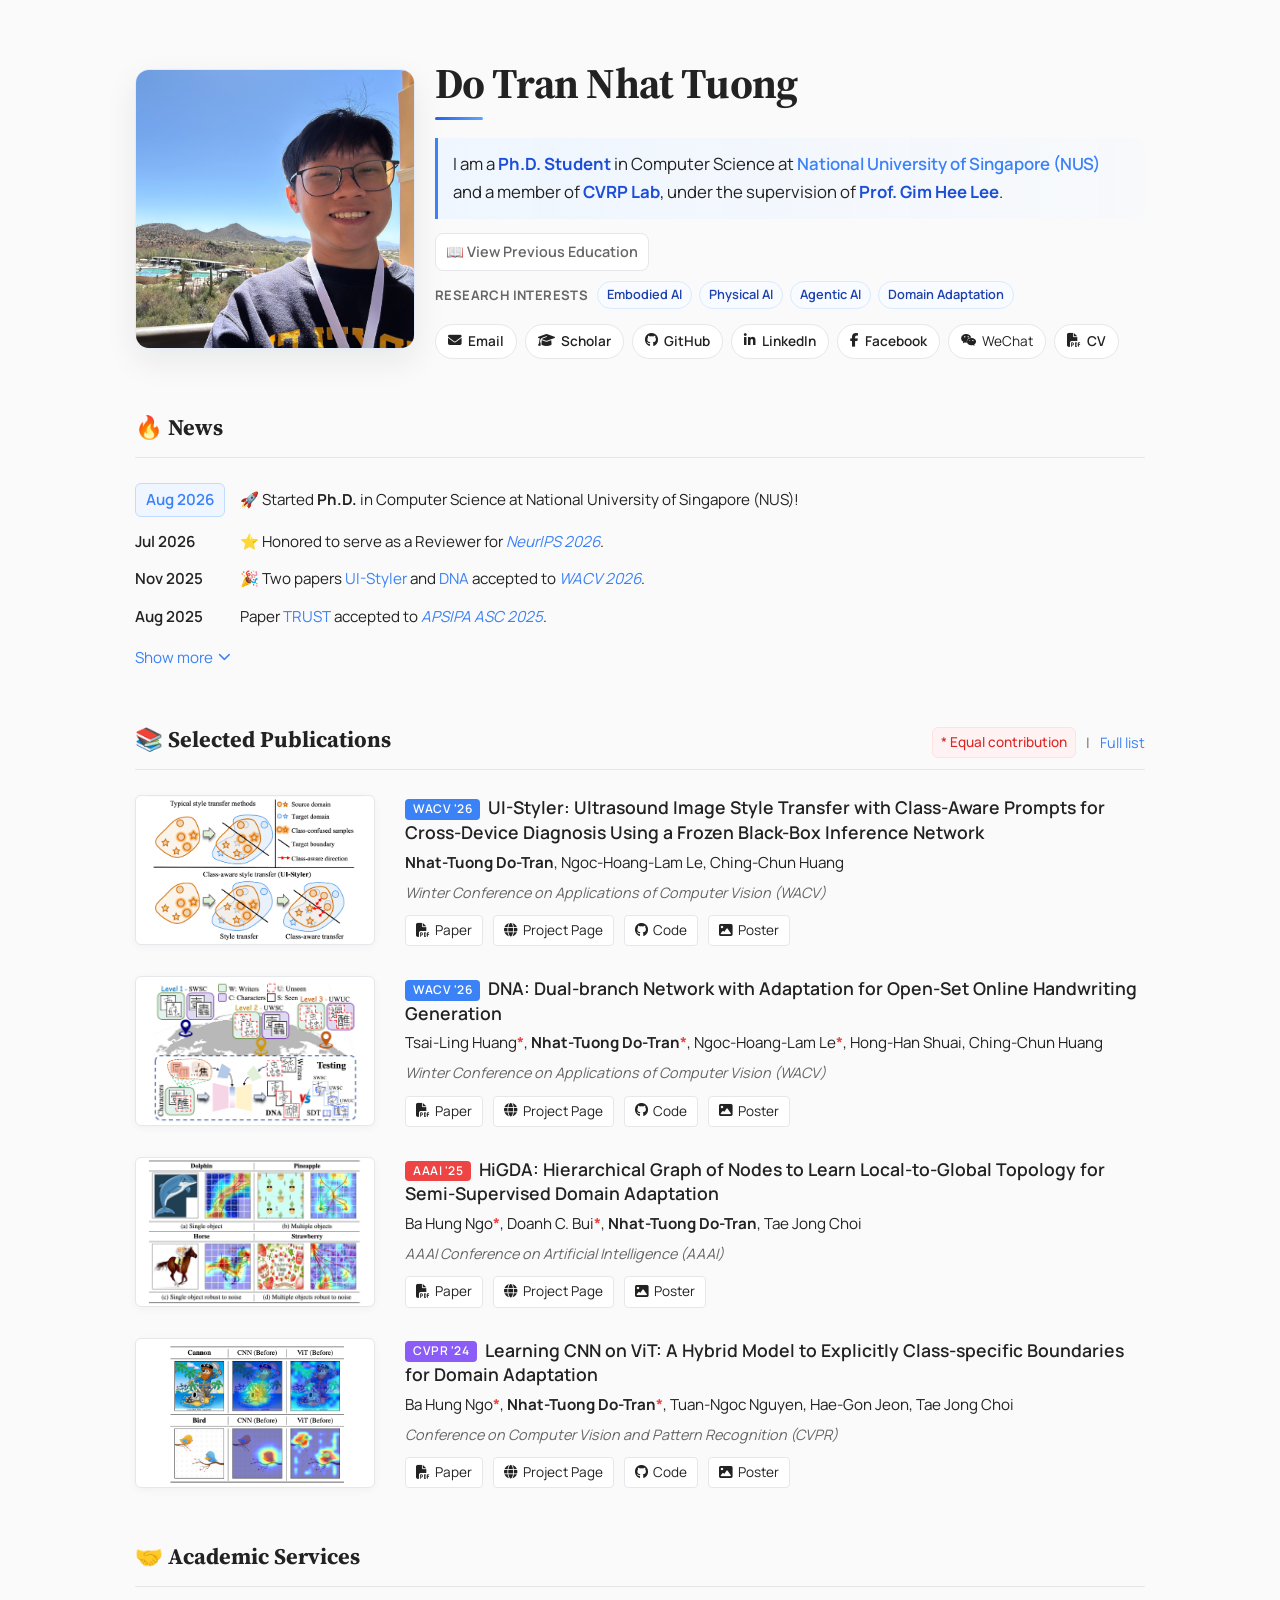
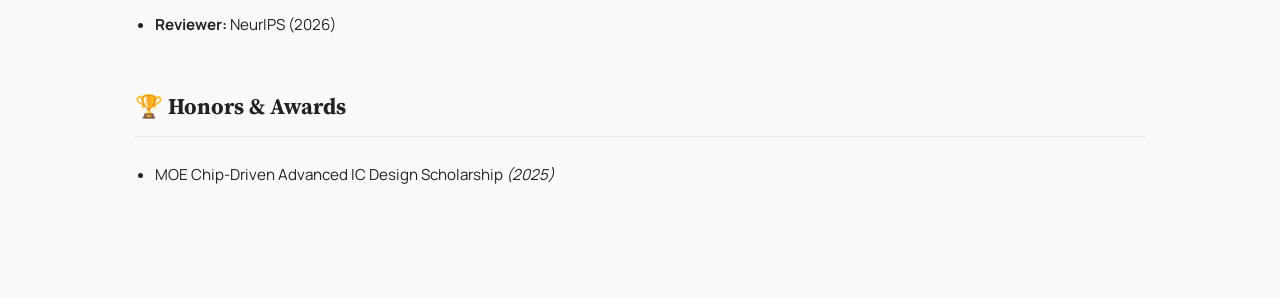
<file: index.html>
<!DOCTYPE html>
<html lang="en">
<head>
    <meta charset="UTF-8">
    <meta name="viewport" content="width=device-width, initial-scale=1.0">
    <title>Tuong | Personal Page</title>
    <!-- Google Fonts: Manrope + Source Serif 4 -->
    <link href="https://fonts.googleapis.com/css2?family=Manrope:wght@400;500;600;700&family=Source+Serif+4:opsz,wght@8..60,600;8..60,700&display=swap" rel="stylesheet">
    <!-- FontAwesome icons -->
    <link rel="stylesheet" href="https://cdnjs.cloudflare.com/ajax/libs/font-awesome/6.4.0/css/all.min.css">
    <style>
        :root {
            --bg-color: #fafafa;
            --text-main: #222222;
            --text-muted: #666666;
            --link-color: #3b82f6; 
            --card-bg: #ffffff;
            --border-color: #e5e7eb;
            --equal-contrib-color: #ef4444; /* Màu đỏ cho dấu sao */
        }

        * {
            box-sizing: border-box;
            margin: 0;
            padding: 0;
        }

        body {
            font-family: 'Manrope', sans-serif;
            background-color: var(--bg-color);
            color: var(--text-main);
            line-height: 1.7;
            -webkit-font-smoothing: antialiased;
        }

        .container {
            max-width: 1050px;
            margin: 0 auto;
            padding: 60px 20px;
        }

        a {
            color: var(--link-color);
            text-decoration: none;
            font-weight: 400;
            transition: color 0.2s ease, text-decoration 0.2s ease;
        }

        a:hover {
            text-decoration: underline;
        }

        /* Profile Section Styles */
        .profile-section {
            display: flex;
            align-items: center;
            gap: 20px;
            margin-bottom: 50px;
        }

        .profile-img {
            width: 280px; 
            height: 280px; 
            object-fit: cover;
            border: 1px solid rgba(59, 130, 246, 0.12);
            border-radius: 14px;
            box-shadow: 0 12px 32px rgba(15, 23, 42, 0.08);
            flex-shrink: 0;
        }

        .profile-info h1 {
            font-family: 'Source Serif 4', serif;
            font-size: 2.65rem;
            font-weight: 700;
            line-height: 1.1;
            margin-bottom: 18px;
            letter-spacing: -0.7px;
        }

        .profile-info h1::after {
            content: '';
            display: block;
            width: 48px;
            height: 3px;
            margin-top: 10px;
            border-radius: 999px;
            background: linear-gradient(90deg, #2563eb, #60a5fa);
        }

        .profile-info p {
            font-size: 1.05rem;
            color: var(--text-main);
            margin-bottom: 8px;
        }

        .profile-intro {
            padding: 12px 15px;
            margin-bottom: 14px !important;
            border-left: 3px solid #3b82f6;
            border-radius: 0 10px 10px 0;
            background: linear-gradient(90deg, #eff6ff 0%, rgba(239, 246, 255, 0.25) 100%);
        }

        .profile-intro strong {
            color: #1d4ed8;
            font-weight: 700;
        }

        .academic-title {
            color: #000;
            font-weight: 700;
        }

        .profile-info a {
            font-weight: 600;
        }
        
        /* Education Dropdown Styles */
        .edu-details {
            margin-bottom: 10px;
        }
        
        .edu-details summary {
            padding: 6px 10px;
            border: 1px solid var(--border-color);
            border-radius: 8px;
            background: var(--card-bg);
            font-size: 0.9rem;
            color: var(--text-muted);
            cursor: pointer;
            font-weight: 600;
            display: inline-flex;
            align-items: center;
            gap: 5px;
            user-select: none;
            transition: color 0.2s ease, border-color 0.2s ease, background 0.2s ease;
        }
        
        .edu-details summary:hover {
            color: var(--link-color);
            border-color: #bfdbfe;
            background: #f8fbff;
        }

        .edu-details[open] summary {
            color: #1d4ed8;
            border-color: #bfdbfe;
            background: #eff6ff;
        }

        .edu-details-content {
            padding-left: 15px;
            border-left: 2px solid var(--border-color);
            margin-top: 8px;
            margin-bottom: 15px;
            animation: fadeIn 0.3s ease;
        }
        
        .edu-details-content p {
            font-size: 0.95rem;
            margin-bottom: 5px;
        }
        
        .edu-details-content p:last-child {
            margin-bottom: 0;
        }

        @keyframes fadeIn {
            from { opacity: 0; transform: translateY(-5px); }
            to { opacity: 1; transform: translateY(0); }
        }

        .research-interests {
            display: flex;
            align-items: center;
            flex-wrap: wrap;
            gap: 7px;
            margin-top: 4px;
        }

        .research-label {
            color: var(--text-muted);
            font-size: 0.82rem;
            font-weight: 700;
            letter-spacing: 0.03em;
            margin-right: 2px;
            text-transform: uppercase;
        }

        .research-tag {
            padding: 5px 9px;
            border: 1px solid #dbeafe;
            border-radius: 999px;
            background: #f8fbff;
            color: #1e40af;
            font-size: 0.8rem;
            font-weight: 600;
            line-height: 1.2;
        }

        /* Social Links & CV Button Styles */
        .social-links {
            display: flex;
            gap: 8px; 
            margin-top: 15px;
            flex-wrap: wrap; 
        }

        .social-links a, .social-links button {
            display: inline-flex;
            align-items: center;
            justify-content: center;
            padding: 5px 12px; 
            border-radius: 20px;
            background-color: var(--card-bg);
            color: var(--text-main);
            border: 1px solid var(--border-color);
            font-size: 0.85rem; 
            font-family: inherit;
            cursor: pointer;
            transition: all 0.2s ease;
            gap: 6px; 
        }

        .social-links a:hover, .social-links button:hover {
            background-color: var(--text-main);
            color: white;
            text-decoration: none;
            border-color: var(--text-main);
            transform: translateY(-2px);
        }

        /* General Section Styles */
        section {
            margin-bottom: 50px;
        }

        .section-header-wrap {
            display: flex;
            justify-content: space-between;
            align-items: baseline;
            border-bottom: 1px solid var(--border-color);
            padding-bottom: 10px;
            margin-bottom: 25px;
        }

        .section-title {
            font-family: 'Source Serif 4', serif;
            font-size: 1.4rem;
            font-weight: 700;
            color: var(--text-main);
        }

        /* News Section Styles */
        .news-list {
            list-style: none;
        }

        .news-item {
            display: flex;
            gap: 15px;
            margin-bottom: 12px;
            font-size: 0.95rem;
            align-items: center;
        }

        .news-date {
            font-weight: 600;
            color: var(--text-main);
            min-width: 90px;
            flex-shrink: 0;
        }

        .edu-milestone-date {
            background-color: #eff6ff;
            color: var(--link-color) !important;
            padding: 3px 10px;
            border-radius: 6px;
            border: 1px solid #bfdbfe;
            text-align: center;
            font-weight: 600;
        }
        
        .hidden-news {
            display: none;
        }
        
        .toggle-news-btn {
            background: none;
            border: none;
            color: var(--link-color);
            cursor: pointer;
            font-size: 0.95rem;
            font-family: inherit;
            padding: 0;
            margin-top: 5px;
            display: inline-flex;
            align-items: center;
            gap: 5px;
        }
        
        .toggle-news-btn:hover {
            text-decoration: underline;
        }

        /* Publications Section Styles */
        .section-notes {
            font-size: 0.9rem;
            color: var(--text-muted);
            display: flex;
            align-items: center;
            gap: 10px;
        }
        
        .highlight-equal {
            background-color: #fef2f2;
            color: #dc2626;
            padding: 3px 8px;
            border-radius: 6px;
            font-weight: 500;
            font-size: 0.85rem;
            border: 1px solid #fee2e2;
        }

        .equal-star {
            color: var(--equal-contrib-color);
            font-weight: 700;
        }

        .paper-card {
            display: flex;
            gap: 30px;
            margin-bottom: 30px;
        }

        .paper-img-wrapper {
            position: relative;
            width: 240px;
            height: 150px;
            flex-shrink: 0;
        }

        .paper-img {
            width: 100%;
            height: 100%;
            object-fit: contain;
            background-color: #ffffff;
            border-radius: 6px;
            border: 1px solid var(--border-color);
            box-shadow: 0 2px 8px rgba(0,0,0,0.04);
        }

        /* Conference Badge Style */
        .conf-badge {
            display: inline-block;
            color: #ffffff;
            font-size: 0.75rem;
            font-weight: 600;
            padding: 2px 8px;
            border-radius: 4px;
            letter-spacing: 0.5px;
            margin-right: 8px;
            vertical-align: middle;
        }
        
        .badge-wacv { background-color: #3b82f6; } 
        .badge-aaai { background-color: #ef4444; } 
        .badge-cvpr { background-color: #8b5cf6; } 

        .paper-content {
            display: flex;
            flex-direction: column;
            justify-content: flex-start;
        }

        .paper-title {
            font-size: 1.1rem;
            font-weight: 600;
            color: var(--text-main);
            margin-bottom: 5px;
            line-height: 1.4;
        }

        .paper-authors {
            font-size: 0.95rem;
            color: var(--text-main);
            margin-bottom: 5px;
        }

        .paper-venue {
            font-size: 0.9rem;
            font-style: italic;
            color: var(--text-muted);
            margin-bottom: 10px;
        }

        .paper-links {
            display: flex;
            gap: 10px;
            flex-wrap: wrap;
        }

        .paper-links a {
            font-size: 0.85rem;
            color: var(--text-main);
            border: 1px solid var(--border-color);
            padding: 3px 10px;
            border-radius: 4px;
            background: var(--card-bg);
            text-decoration: none;
            transition: all 0.2s;
            display: inline-flex;
            align-items: center;
            gap: 5px;
        }

        .paper-links a:hover {
            background: var(--text-main);
            color: white;
            border-color: var(--text-main);
        }

        /* Bullet List Styles for Services & Awards */
        .bullet-list {
            list-style-type: disc;
            padding-left: 20px;
            color: var(--text-main);
        }
        
        .bullet-list li {
            margin-bottom: 8px;
            font-size: 0.95rem;
        }

        /* WeChat QR Modal Styles */
        .modal {
            display: none;
            position: fixed;
            top: 0; left: 0; width: 100%; height: 100%;
            background-color: rgba(0,0,0,0.5);
            z-index: 1000;
            justify-content: center;
            align-items: center;
            backdrop-filter: blur(4px);
        }

        .modal-content {
            background: white;
            padding: 20px;
            border-radius: 12px;
            text-align: center;
            position: relative;
            max-width: 300px;
        }

        .modal-content img {
            max-width: 100%;
            border-radius: 8px;
        }

        .close-modal {
            position: absolute;
            top: 10px;
            right: 15px;
            font-size: 24px;
            cursor: pointer;
            color: #888;
        }

        /* Responsive Design */
        @media (max-width: 768px) {
            .profile-section {
                flex-direction: column;
                text-align: center;
            }
            .profile-info h1::after {
                margin-left: auto;
                margin-right: auto;
            }
            .profile-intro {
                border-left: 0;
                border-top: 3px solid #3b82f6;
                border-radius: 10px;
                text-align: left;
            }
            .research-interests {
                justify-content: center;
            }
            .social-links {
                justify-content: center;
            }
            .section-header-wrap {
                flex-direction: column;
                align-items: flex-start;
                gap: 5px;
            }
            .paper-card {
                flex-direction: column;
                gap: 15px;
            }
            .paper-img-wrapper {
                width: 100%;
                height: auto;
                max-width: 300px;
                margin: 0 auto;
            }
            .paper-img {
                height: auto;
                aspect-ratio: 1.6;
            }
        }
    </style>
</head>
<body>

    <div class="container">
        <!-- Profile Section -->
        <section class="profile-section">
            <img src="images/profile.PNG" alt="Do Tran Nhat Tuong" class="profile-img">
            <div class="profile-info">
                <h1>Do Tran Nhat Tuong</h1>
                <p class="profile-intro">I am a <strong>Ph.D. Student</strong> in Computer Science at <a href="https://www.comp.nus.edu.sg/" target="_blank">National University of Singapore (NUS)</a> and a member of <a href="https://www.comp.nus.edu.sg/~leegh/#cvrp-lab" target="_blank"><strong>CVRP Lab</strong></a>, under the supervision of <strong class="academic-title">Prof. </strong><a href="https://www.comp.nus.edu.sg/~leegh/" target="_blank"><strong>Gim Hee Lee</strong></a>.</p>
                
                <!-- Collapsible Education Details -->
                <details class="edu-details">
                    <summary>📖 View Previous Education</summary>
                    <div class="edu-details-content">
                        <p>Previously, I received <strong>Master's</strong> degree in Computer Science at <a href="https://eecsigp.nycu.edu.tw/" target="_blank"><strong>National Yang Ming Chiao Tung University (NYCU)</strong></a> as part of the <a href="https://nycu-acm.github.io/ACM_NYCU_website/" target="_blank"><strong>Applied Computing and Multimedia (ACM) Lab</strong></a>, under the guidance of <strong class="academic-title">Prof. </strong><a href="https://nycu-acm.github.io/ACM_NYCU_website/" target="_blank"><strong>Ching-Chun Huang</strong></a>.</p>
                        <p>I have also been fortunate to build long-term collaborations with <strong class="academic-title">Prof. </strong><a href="https://sites.google.com/site/hgjeoncv/" target="_blank">Hae-Gon Jeon</a>, <strong class="academic-title">Prof. </strong><a href="https://dblp.org/pid/150/1657.html" target="_blank">Tae Jong Choi</a>, <strong class="academic-title">Dr. </strong><a href="https://sites.google.com/view/bahungngo1991" target="_blank">Ba Hung Ngo</a>, and <strong class="academic-title">Dr. </strong><a href="https://caodoanh2001.github.io/" target="_blank">Doanh C. Bui</a>.</p>
                        <p>Before that, I obtained <strong>Bachelor's</strong> degree at <a href="https://en.hcmute.edu.vn/" target="_blank">Ho Chi Minh City University of Technology and Education (HCMUTE)</a> while conducting research with <strong>UTE-AI Lab</strong>, led by <strong class="academic-title">Dr. </strong><a href="https://scholar.google.com/citations?user=qJ7mWjoAAAAJ" target="_blank"><strong>Vu-Hoang Tran</strong></a>, with guidance from <strong class="academic-title">M.Sc. </strong><a href="mailto:hieuntr@hcmute.edu.vn"><strong>Trung-Hieu Nguyen</strong></a>.</p>
                    </div>
                </details>
                
                <div class="research-interests" aria-label="Research interests">
                    <span class="research-label">Research interests</span>
                    <span class="research-tag">Embodied AI</span>
                    <span class="research-tag">Physical AI</span>
                    <span class="research-tag">Agentic AI</span>
                    <span class="research-tag">Domain Adaptation</span>
                </div>
                
                <!-- Social & Contact Links -->
                <div class="social-links">
                    <a href="mailto:tuongdotn@u.nus.edu"><i class="fas fa-envelope"></i> Email</a>
                    <a href="https://scholar.google.com/citations?user=UUT7AlUAAAAJ" target="_blank"><i class="fas fa-graduation-cap"></i> Scholar</a>
                    <a href="https://github.com/dotrannhattuong" target="_blank"><i class="fab fa-github"></i> GitHub</a>
                    <a href="https://www.linkedin.com/in/nhat-tuong-do-tran-631215251/" target="_blank"><i class="fab fa-linkedin-in"></i> LinkedIn</a>
                    <a href="https://www.facebook.com/tuong.do.735" target="_blank"><i class="fab fa-facebook-f"></i> Facebook</a>
                    <button onclick="openModal()"><i class="fab fa-weixin"></i> WeChat</button>
                    <a href="https://drive.google.com/file/d/1Uxs-_uDzwR2gE0jSJwXXfY9FnVo6SeeQ/view?usp=sharing" target="_blank"><i class="fas fa-file-pdf"></i> CV</a>
                </div>
            </div>
        </section>

        <!-- News Section -->
        <section>
            <div class="section-header-wrap">
                <h2 class="section-title">🔥 News</h2>
            </div>
            <ul class="news-list">
                <!-- Highlighted Educational & Professional Milestones -->
                <li class="news-item">
                    <div class="news-date edu-milestone-date">Aug 2026</div>
                    <div>🚀 Started <strong>Ph.D.</strong> in Computer Science at National University of Singapore (NUS)!</div>
                </li>
                <li class="news-item">
                    <div class="news-date">Jul 2026</div>
                    <div>⭐ Honored to serve as a Reviewer for <a href="https://neurips.cc/" target="_blank"><em>NeurIPS 2026</em></a>.</div>
                </li>
                <li class="news-item">
                    <div class="news-date">Nov 2025</div>
                    <div>🎉 Two papers <a href="https://dotrannhattuong.github.io/UIStyler/" target="_blank">UI-Styler</a> and <a href="https://arxiv.org/abs/2511.22064" target="_blank">DNA</a> accepted to <a href="https://wacv2026.thecvf.com/" target="_blank"><em>WACV 2026</em></a>.</div>
                </li>
                <li class="news-item">
                    <div class="news-date">Aug 2025</div>
                    <div>Paper <a href="https://arxiv.org/abs/2509.00508" target="_blank">TRUST</a> accepted to <a href="https://www.apsipa2025.org/" target="_blank"><em>APSIPA ASC 2025</em></a>.</div>
                </li>
                
                <!-- Hidden Older News -->
                <li class="news-item hidden-news">
                    <div class="news-date edu-milestone-date">Jul 2025</div>
                    <div><i class="fas fa-graduation-cap edu-icon" style="color: blue;"></i> Completed <strong>Master</strong> in Computer Science at National Yang Ming Chiao Tung University (NYCU)!</div>
                </li>
                <li class="news-item hidden-news">
                    <div class="news-date">Dec 2024</div>
                    <div>🎉 Paper <a href="https://arxiv.org/pdf/2412.11819" target="_blank">HiGDA</a> accepted to <a href="https://aaai.org/conference/aaai/aaai-25/" target="_blank"><em>AAAI 2025</em></a>.</div>
                </li>
                <li class="news-item hidden-news">
                    <div class="news-date">Sep 2024</div>
                    <div>🎉 Paper <a href="https://openaccess.thecvf.com/content/ACCV2024/papers/Tai_DA2_Degree-Accumulated_Data_Augmentation_on_Point_Clouds_with_Curriculum_Dynamic_ACCV_2024_paper.pdf" target="_blank">DA^2</a> accepted to <a href="https://accv2024.org/" target="_blank"><em>ACCV 2024</em></a>.</div>
                </li>
                <li class="news-item hidden-news">
                    <div class="news-date">Jun 2024</div>
                    <div>Paper "Improving Video Retrieval Systems Using Multimodal Fusion and Re-Ranking Algorithm" accepted to <em>GTSD 2024</em>.</div>
                </li>
                <li class="news-item hidden-news">
                    <div class="news-date edu-milestone-date">Feb 2024</div>
                    <div>🚀 Started <strong>Master</strong> in Computer Science at National Yang Ming Chiao Tung University (NYCU)!</div>
                </li>
                <li class="news-item hidden-news">
                    <div class="news-date">Feb 2024</div>
                    <div>🎉 Paper <a href="https://dotrannhattuong.github.io/ECB/website/" target="_blank">ECB</a> accepted to <a href="https://cvpr.thecvf.com/" target="_blank"><em>CVPR 2024</em></a>.</div>
                </li>
                <li class="news-item hidden-news">
                    <div class="news-date">Jan 2024</div>
                    <div>Paper "Indirect: invertible and discrete noisy image rescaling with enhancement from case-dependent textures" accepted to <em>Multimedia Systems</em>.</div>
                </li>
                <li class="news-item hidden-news">
                    <div class="news-date">May 2023</div>
                    <div>Paper "Efficient Video Retrieval Method Based on Transition Detection and Video Metadata Information" accepted to <em>ICSSE 2023</em>.</div>
                </li>
                <li class="news-item hidden-news">
                    <div class="news-date">Apr 2023</div>
                    <div>Paper "Comprehensive Visual Features and Pseudo Labeling for Robust Natural Language-Based Vehicle Retrieval" accepted to CVPR Workshop 2023 (AI CITY CHALLENGE).</div>
                </li>
            </ul>
            <button id="toggleNewsBtn" class="toggle-news-btn" onclick="toggleNews()">
                Show more <i class="fas fa-chevron-down" style="font-size: 0.8rem;"></i>
            </button>
        </section>

        <!-- Selected Publications Section -->
        <section>
            <div class="section-header-wrap">
                <h2 class="section-title">📚 Selected Publications</h2>
                <div class="section-notes">
                    <span class="highlight-equal">* Equal contribution</span> <span>|</span> <a href="https://scholar.google.com/citations?user=UUT7AlUAAAAJ" target="_blank">Full list</a>
                </div>
            </div>


            <!-- Publication 1: UI-Styler -->
            <div class="paper-card">
                <div class="paper-img-wrapper">
                    <img src="images/UI-Styler.png" alt="UI-Styler" class="paper-img">
                </div>
                <div class="paper-content">
                    <div class="paper-title">
                        <span class="conf-badge badge-wacv">WACV '26</span>UI-Styler: Ultrasound Image Style Transfer with Class-Aware Prompts for Cross-Device Diagnosis Using a Frozen Black-Box Inference Network
                    </div>
                    <div class="paper-authors">
                        <strong>Nhat-Tuong Do-Tran</strong>, Ngoc-Hoang-Lam Le, Ching-Chun Huang
                    </div>
                    <div class="paper-venue">Winter Conference on Applications of Computer Vision (WACV)</div>
                    <div class="paper-links">
                        <a href="https://arxiv.org/pdf/2511.17155" target="_blank"><i class="fas fa-file-pdf"></i> Paper</a>
                        <a href="https://dotrannhattuong.github.io/UIStyler/" target="_blank"><i class="fas fa-globe"></i> Project Page</a>
                        <a href="https://github.com/nycu-acm/UIStyler" target="_blank"><i class="fab fa-github"></i> Code</a>
                        <a href="https://wacv.thecvf.com/media/PosterPDFs/WACV%202026/576.png?t=1771572590.8286595" target="_blank"><i class="fas fa-image"></i> Poster</a>
                    </div>
                </div>
            </div>

            <!-- Publication 2: DNA -->
            <div class="paper-card">
                <div class="paper-img-wrapper">
                    <img src="images/DNA.png" alt="DNA" class="paper-img">
                </div>
                <div class="paper-content">
                    <div class="paper-title">
                        <span class="conf-badge badge-wacv">WACV '26</span>DNA: Dual-branch Network with Adaptation for Open-Set Online Handwriting Generation
                    </div>
                    <div class="paper-authors">
                        Tsai-Ling Huang<span class="equal-star">*</span>, <strong>Nhat-Tuong Do-Tran</strong><span class="equal-star">*</span>, Ngoc-Hoang-Lam Le<span class="equal-star">*</span>, Hong-Han Shuai, Ching-Chun Huang
                    </div>
                    <div class="paper-venue">Winter Conference on Applications of Computer Vision (WACV)</div>
                    <div class="paper-links">
                        <a href="https://arxiv.org/abs/2511.22064" target="_blank"><i class="fas fa-file-pdf"></i> Paper</a>
                        <a href="https://wacv.thecvf.com/virtual/2026/poster/915" target="_blank"><i class="fas fa-globe"></i> Project Page</a>
                        <a href="https://github.com/nycu-acm/DNA" target="_blank"><i class="fab fa-github"></i> Code</a>
                        <a href="https://wacv.thecvf.com/media/PosterPDFs/WACV%202026/915.png?t=1771572847.4441223" target="_blank"><i class="fas fa-image"></i> Poster</a>
                    </div>
                </div>
            </div>

            <!-- Publication 3: HiGDA -->
            <div class="paper-card">
                <div class="paper-img-wrapper">
                    <img src="images/HiGDA.png" alt="HiGDA" class="paper-img">
                </div>
                <div class="paper-content">
                    <div class="paper-title">
                        <span class="conf-badge badge-aaai">AAAI '25</span>HiGDA: Hierarchical Graph of Nodes to Learn Local-to-Global Topology for Semi-Supervised Domain Adaptation
                    </div>
                    <div class="paper-authors">
                        Ba Hung Ngo<span class="equal-star">*</span>, Doanh C. Bui<span class="equal-star">*</span>, <strong>Nhat-Tuong Do-Tran</strong>, Tae Jong Choi
                    </div>
                    <div class="paper-venue">AAAI Conference on Artificial Intelligence (AAAI)</div>
                    <div class="paper-links">
                        <a href="https://arxiv.org/pdf/2412.11819" target="_blank"><i class="fas fa-file-pdf"></i> Paper</a>
                        <a href="https://underline.io/lecture/110811-higda-hierarchical-graph-of-nodes-to-learn-local-to-global-topology-for-semi-supervised-domain-adaptation" target="_blank"><i class="fas fa-globe"></i> Project Page</a>
                        <a href="https://underline.io/lecture/110811-higda-hierarchical-graph-of-nodes-to-learn-local-to-global-topology-for-semi-supervised-domain-adaptation?posterExpanded=true" target="_blank"><i class="fas fa-image"></i> Poster</a>
                    </div>
                </div>
            </div>

            <!-- Publication 4: Learning CNN on ViT -->
            <div class="paper-card">
                <div class="paper-img-wrapper">
                    <img src="images/ECB.png" alt="Learning CNN on ViT" class="paper-img">
                </div>
                <div class="paper-content">
                    <div class="paper-title">
                        <span class="conf-badge badge-cvpr">CVPR '24</span>Learning CNN on ViT: A Hybrid Model to Explicitly Class-specific Boundaries for Domain Adaptation
                    </div>
                    <div class="paper-authors">
                        Ba Hung Ngo<span class="equal-star">*</span>, <strong>Nhat-Tuong Do-Tran<span class="equal-star">*</span></strong>, Tuan-Ngoc Nguyen, Hae-Gon Jeon, Tae Jong Choi
                    </div>
                    <div class="paper-venue">Conference on Computer Vision and Pattern Recognition (CVPR)</div>
                    <div class="paper-links">
                        <a href="https://arxiv.org/pdf/2403.18360" target="_blank"><i class="fas fa-file-pdf"></i> Paper</a>
                        <a href="https://dotrannhattuong.github.io/ECB/website/" target="_blank"><i class="fas fa-globe"></i> Project Page</a>
                        <a href="https://github.com/dotrannhattuong/ECB" target="_blank"><i class="fab fa-github"></i> Code</a>
                        <a href="https://cvpr.thecvf.com/media/PosterPDFs/CVPR%202024/31056.png?t=1715258066.8693933" target="_blank"><i class="fas fa-image"></i> Poster</a>
                    </div>
                </div>
            </div>
        </section>

        <!-- Academic Services Section -->
        <section>
            <div class="section-header-wrap">
                <h2 class="section-title">🤝 Academic Services</h2>
            </div>
            <ul class="bullet-list">
                <li><strong>Reviewer:</strong> NeurIPS (2026)</li>
            </ul>
        </section>

        <!-- Honors & Awards Section -->
        <section>
            <div class="section-header-wrap">
                <h2 class="section-title">🏆 Honors & Awards</h2>
            </div>
            <ul class="bullet-list">
                <li>MOE Chip-Driven Advanced IC Design Scholarship <i>(2025)</i></li>
            </ul>
        </section>

    </div>

    <!-- WeChat QR Modal Window -->
    <div id="wechatModal" class="modal">
        <div class="modal-content">
            <span class="close-modal" onclick="closeModal()">&times;</span>
            <h3 style="margin-bottom: 15px; font-size: 1.1rem;">My WeChat</h3>
            <img src="images/wechat_qr.JPG" alt="WeChat QR Code">
        </div>
    </div>

    <!-- JavaScript for Modal and News Toggle -->
    <script>
        // Modal functionality for WeChat QR code
        var modal = document.getElementById("wechatModal");
        
        function openModal() {
            modal.style.display = "flex";
        }
        
        function closeModal() {
            modal.style.display = "none";
        }
        
        window.onclick = function(event) {
            if (event.target == modal) {
                modal.style.display = "none";
            }
        }

        // Toggle functionality for "Show more" / "Show less" news items
        function toggleNews() {
            var hiddenItems = document.querySelectorAll('.hidden-news');
            var btn = document.getElementById('toggleNewsBtn');
            var isHidden = hiddenItems[0].style.display === '' || hiddenItems[0].style.display === 'none';

            hiddenItems.forEach(function(item) {
                item.style.display = isHidden ? 'flex' : 'none';
            });

            if (isHidden) {
                btn.innerHTML = 'Show less <i class="fas fa-chevron-up" style="font-size: 0.8rem;"></i>';
            } else {
                btn.innerHTML = 'Show more <i class="fas fa-chevron-down" style="font-size: 0.8rem;"></i>';
            }
        }
    </script>
</body>
</html>
</file>
